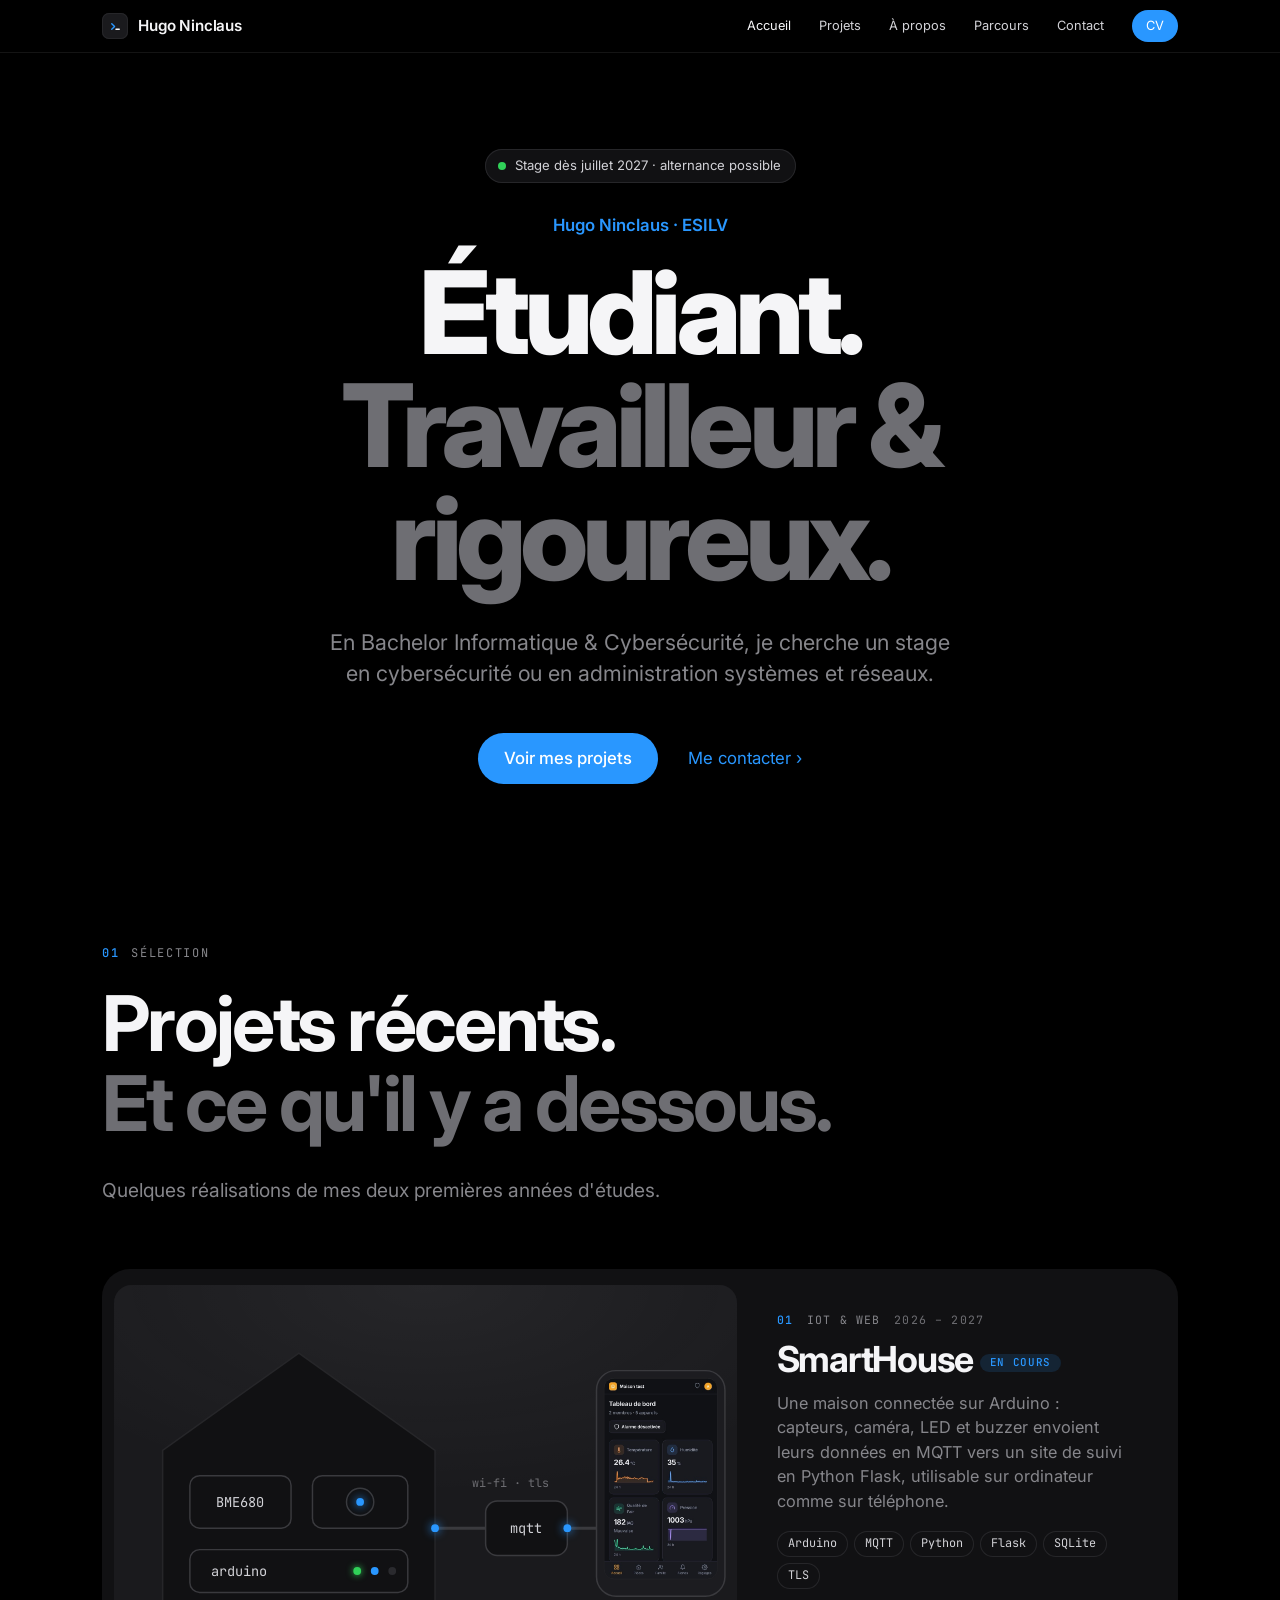
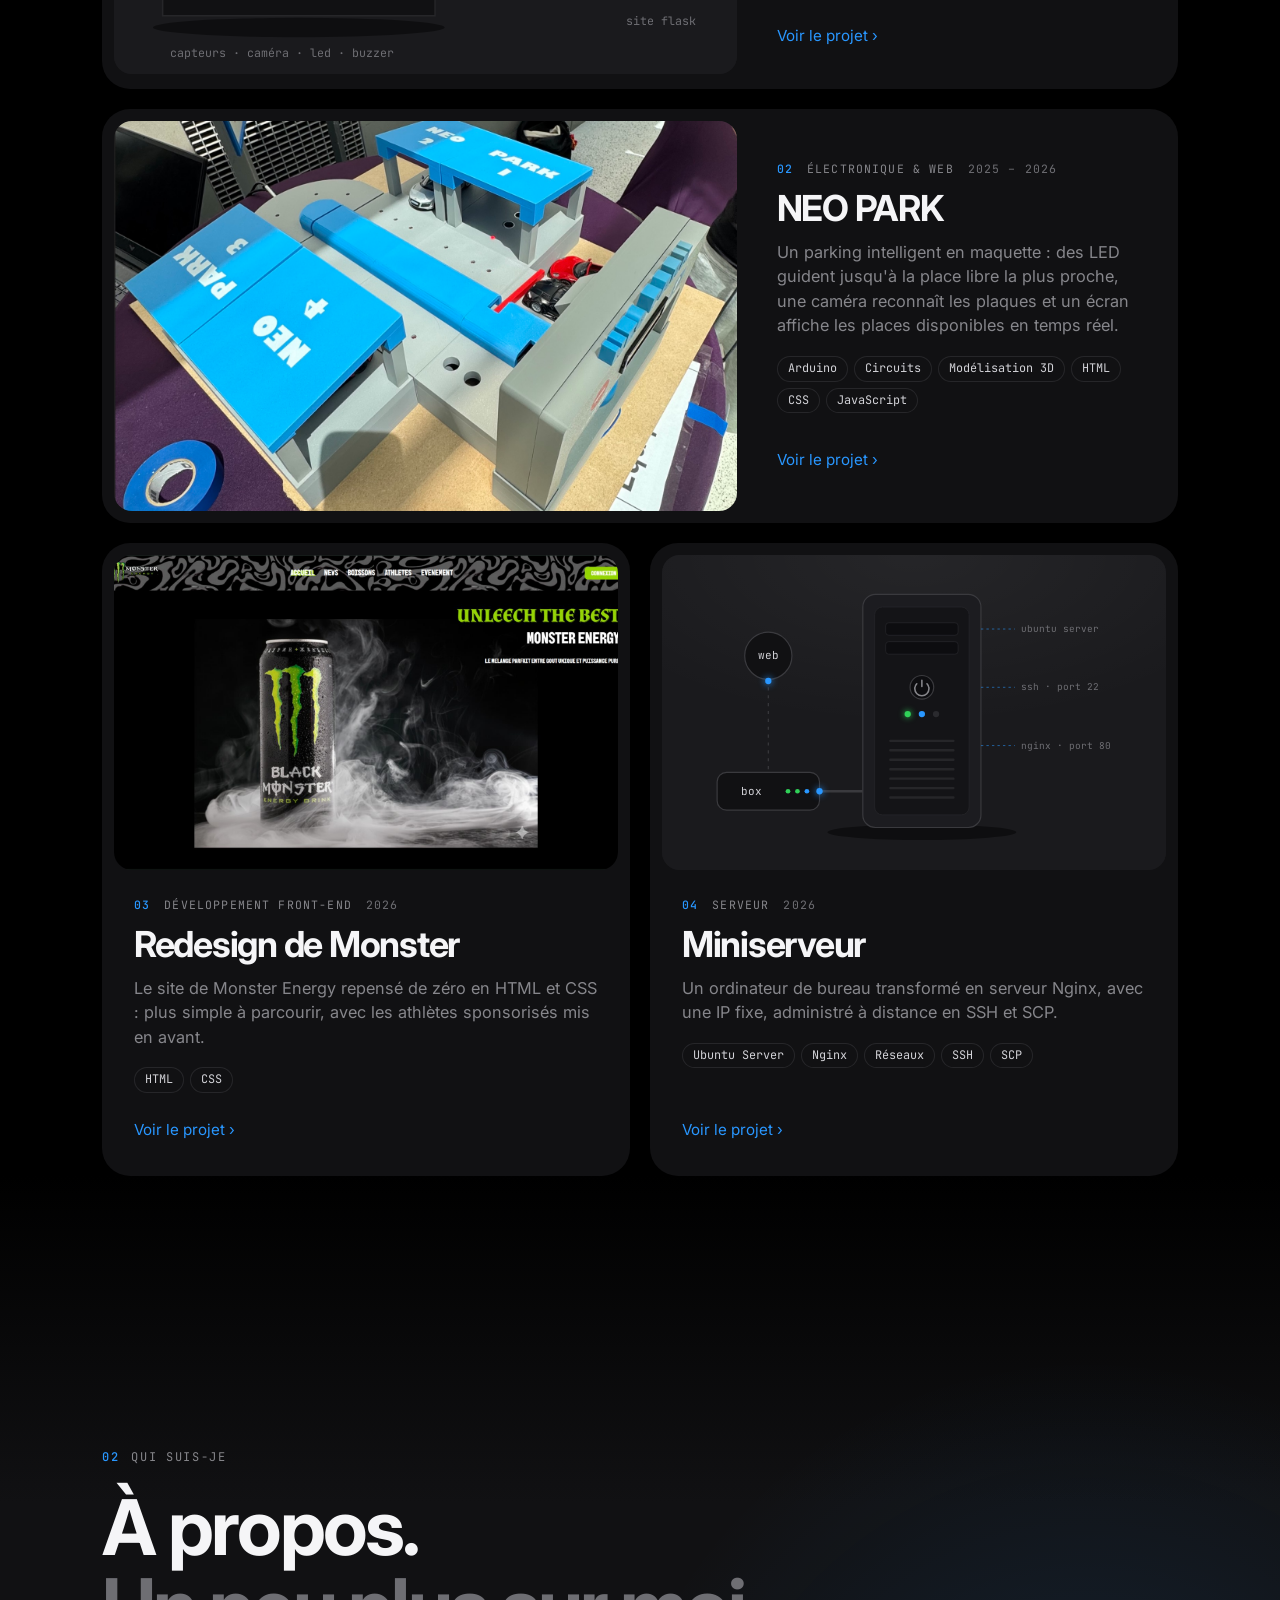
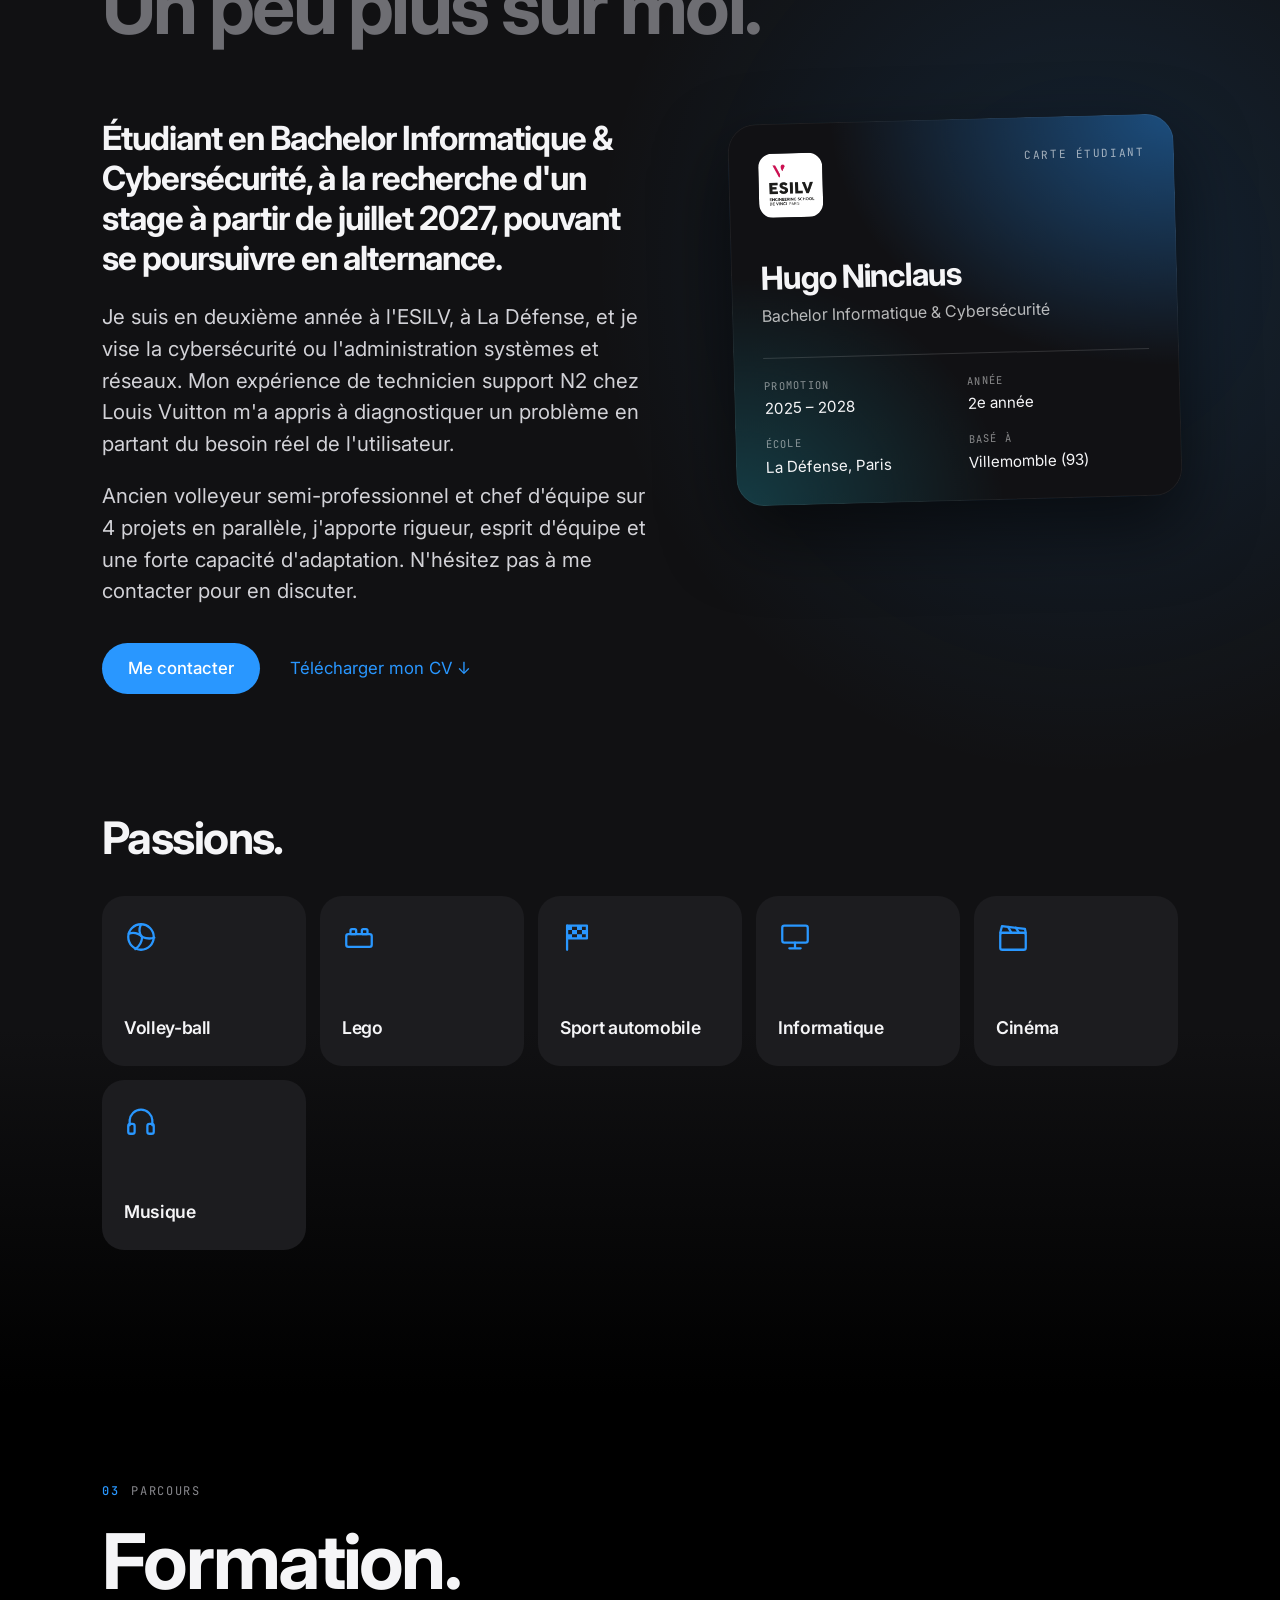
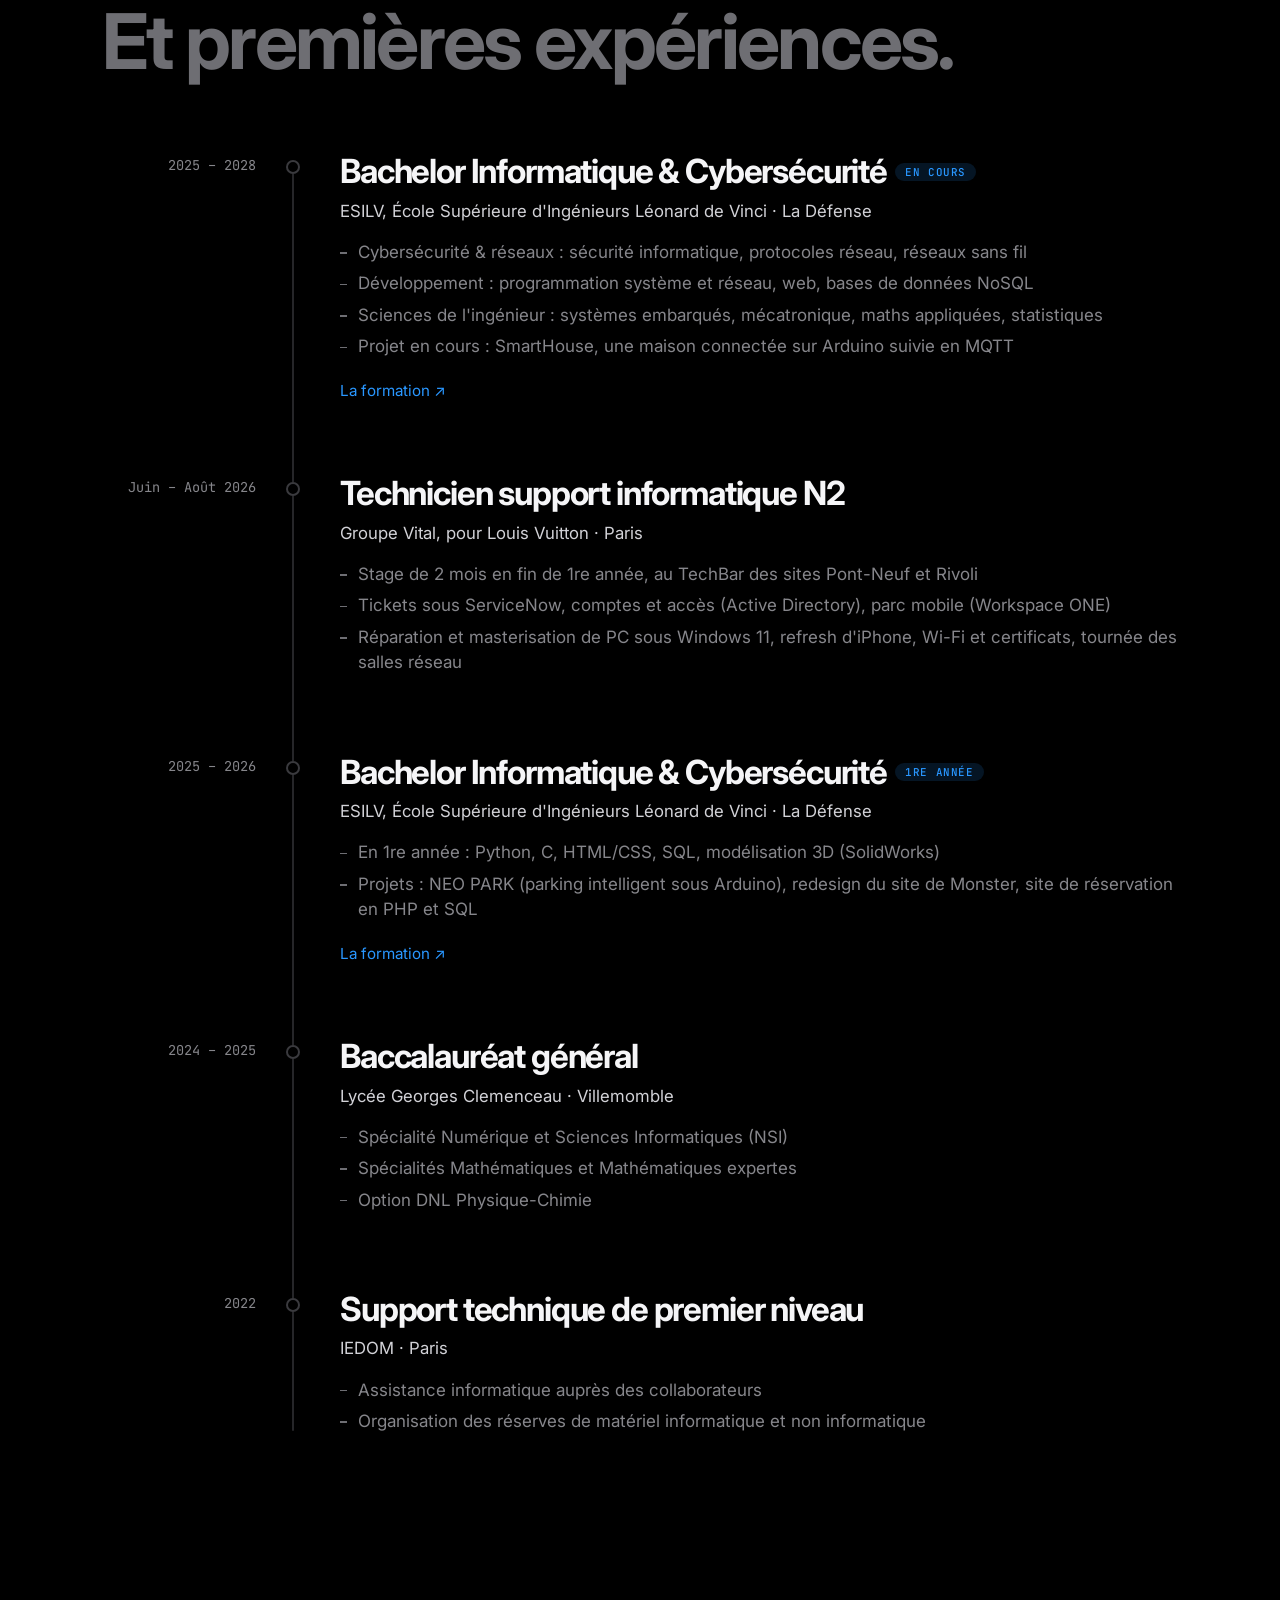
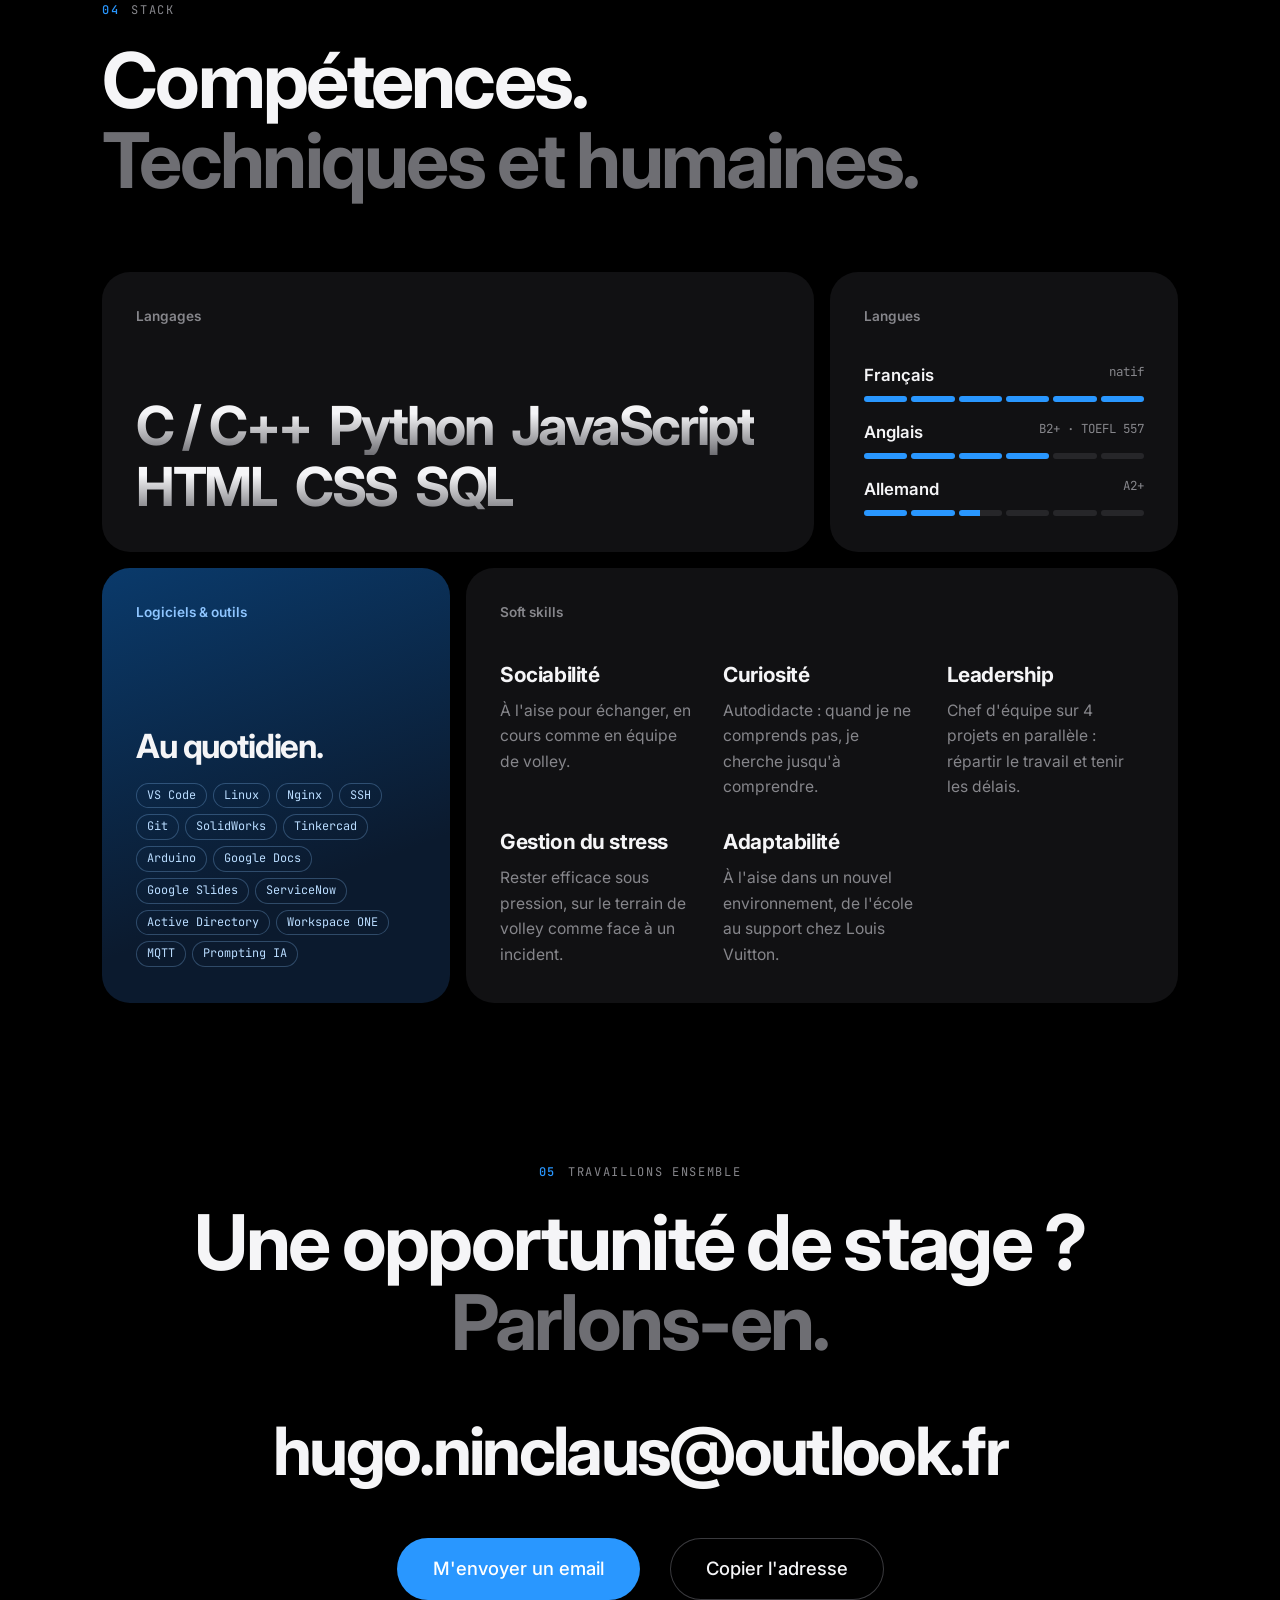
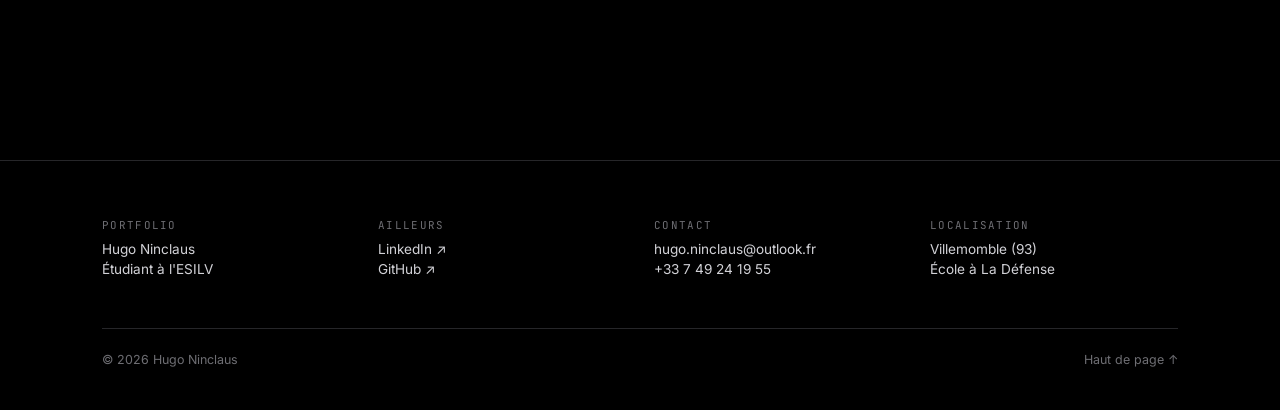
<file: site/index.html>
<!DOCTYPE html>
<html lang="fr">
<head>
<meta charset="utf-8">
<meta name="viewport" content="width=device-width, initial-scale=1">
<title>Hugo Ninclaus · Portfolio</title>
<meta name="description" content="Hugo Ninclaus, étudiant en Bachelor Informatique & Cybersécurité à l'ESILV. Projets, parcours, compétences et contact.">
<meta name="theme-color" content="#000000">
<meta property="og:type" content="website">
<meta property="og:title" content="Hugo Ninclaus · Portfolio">
<meta property="og:description" content="Étudiant en Bachelor Informatique & Cybersécurité à l'ESILV.">
<link rel="icon" href="assets/img/favicon.svg" type="image/svg+xml">

<link rel="preconnect" href="https://fonts.googleapis.com">
<link rel="preconnect" href="https://fonts.gstatic.com" crossorigin>
<link rel="stylesheet" href="https://fonts.googleapis.com/css2?family=Inter:opsz,wght@14..32,400..800&family=JetBrains+Mono:wght@400;500&display=swap">

<link rel="stylesheet" href="assets/css/variables.css">
<link rel="stylesheet" href="assets/css/base.css">
<link rel="stylesheet" href="assets/css/couvertures.css">
<link rel="stylesheet" href="assets/css/accueil.css">
<script src="assets/js/commun.js"></script>
</head>
<body>

<a class="evitement" href="#contenu">Aller au contenu</a>

<!-- ============ Barre du haut ============ -->
<header class="nav">
  <div class="nav-inner">
    <a class="logo" href="#accueil">
      <span class="logo-mark" aria-hidden="true">
        <svg viewBox="0 0 32 32" fill="none" stroke-width="3" stroke-linecap="round" stroke-linejoin="round">
          <path d="M8 10l6 6-6 6" stroke="var(--accent)"/><path d="M17 22h7" stroke="var(--text)"/>
        </svg>
      </span>
      Hugo Ninclaus
    </a>
    <nav class="nav-liens" id="menu" aria-label="Navigation principale">
      <a href="#accueil">Accueil</a>
      <a href="#projets">Projets</a>
      <a href="#apropos">À propos</a>
      <a href="#parcours">Parcours</a>
      <a href="#contact">Contact</a>
    </nav>
    <div class="nav-actions">
      <a class="nav-cta" href="assets/docs/CV_NINCLAUS_Hugo.pdf" target="_blank" rel="noopener">CV</a>
      <button class="burger" type="button" aria-label="Menu" aria-controls="menu" aria-expanded="false"><span></span><span></span></button>
    </div>
  </div>
</header>

<main id="contenu">

  <!-- ============ Accueil ============ -->
  <section class="hero" id="accueil">
    <div class="contenu">
      <p class="statut reveal"><span class="point"></span>Stage dès juillet 2027 · alternance possible</p>
      <p class="eyebrow reveal">Hugo Ninclaus · ESILV</p>
      <h1 class="reveal">Étudiant.<br><span class="dim">Travailleur &amp; rigoureux.</span></h1>
      <p class="sub reveal">En Bachelor Informatique &amp; Cybersécurité, je cherche un stage en cybersécurité ou en administration systèmes et réseaux.</p>
      <div class="cta reveal">
        <a class="pill" href="#projets">Voir mes projets</a>
        <a class="lien" href="#contact">Me contacter <span>›</span></a>
      </div>
    </div>
  </section>

  <!-- ============ Projets ============
       Les cartes sont générées depuis contenu/projets.js -->
  <section id="projets" class="section">
    <div class="contenu">
      <p class="label reveal"><b>01</b>Sélection</p>
      <h2 class="titre reveal">Projets récents.<br><span class="dim">Et ce qu'il y a dessous.</span></h2>
      <p class="intro-section reveal">Quelques réalisations de mes deux premières années d'études.</p>
      <div class="projets-grille" id="grille-projets"></div>
      <noscript><p class="dim">Activez JavaScript pour voir les projets.</p></noscript>
    </div>
  </section>

  <!-- ============ À propos (section graphite) ============ -->
  <section id="apropos" class="section alt">
    <div class="contenu">
      <p class="label reveal"><b>02</b>Qui suis-je</p>
      <h2 class="titre reveal">À propos.<br><span class="dim">Un peu plus sur moi.</span></h2>

      <div class="apropos">
        <div class="apropos-texte reveal">
          <p class="chapo">Étudiant en Bachelor Informatique &amp; Cybersécurité, à la recherche d'un stage à partir de juillet 2027, pouvant se poursuivre en alternance.</p>
          <p>Je suis en deuxième année à l'ESILV, à La Défense, et je vise la cybersécurité ou l'administration systèmes et réseaux. Mon expérience de technicien support N2 chez Louis Vuitton m'a appris à diagnostiquer un problème en partant du besoin réel de l'utilisateur.</p>
          <p>Ancien volleyeur semi-professionnel et chef d'équipe sur 4 projets en parallèle, j'apporte rigueur, esprit d'équipe et une forte capacité d'adaptation. N'hésitez pas à me contacter pour en discuter.</p>
          <div class="cta gauche">
            <a class="pill" href="#contact">Me contacter</a>
            <a class="lien" href="assets/docs/CV_NINCLAUS_Hugo.pdf" download>Télécharger mon CV <span>↓</span></a>
          </div>
        </div>

        <aside class="carte-id reveal" style="--i:1" aria-label="Carte d'étudiant">
          <div class="carte-id-tete">
            <img src="assets/img/esilv.png" alt="ESILV" width="64" height="64">
            <span>Carte étudiant</span>
          </div>
          <h3>Hugo Ninclaus</h3>
          <p class="programme">Bachelor Informatique &amp; Cybersécurité</p>
          <dl>
            <div><dt>Promotion</dt><dd>2025 – 2028</dd></div>
            <div><dt>Année</dt><dd>2e année</dd></div>
            <div><dt>École</dt><dd>La Défense, Paris</dd></div>
            <div><dt>Basé à</dt><dd>Villemomble (93)</dd></div>
          </dl>
        </aside>
      </div>

      <h3 class="sous-titre reveal">Passions.</h3>
      <ul class="interets">
        <li class="reveal">
          <svg viewBox="0 0 24 24" aria-hidden="true"><circle cx="12" cy="12" r="9"/><path d="M12 3c-1.6 3.4-1.4 6.6.8 9"/><path d="M3.4 9.6c3.6-1 6.8-.3 9.4 2.4"/><path d="M12.8 12c-.2 3.6-1.9 6.6-4.8 8.5"/><path d="M12.8 12c3.4 1.3 6.2 1.4 8.6.4"/></svg>
          Volley-ball
        </li>
        <li class="reveal" style="--i:1">
          <svg viewBox="0 0 24 24" aria-hidden="true"><rect x="3" y="10" width="18" height="9" rx="1.5"/><rect x="6" y="6.5" width="4" height="3.5" rx="1"/><rect x="14" y="6.5" width="4" height="3.5" rx="1"/></svg>
          Lego
        </li>
        <li class="reveal" style="--i:2">
          <svg viewBox="0 0 24 24" aria-hidden="true"><path d="M5 21V4"/><path d="M5 4h14v9H5"/><path d="M5 4h3.5v3H5zM12 4h3.5v3H12zM8.5 7H12v3H8.5zM15.5 7H19v3h-3.5zM5 10h3.5v3H5zM12 10h3.5v3H12z" fill="currentColor" stroke="none"/></svg>
          Sport automobile
        </li>
        <li class="reveal" style="--i:3">
          <svg viewBox="0 0 24 24" aria-hidden="true"><rect x="3" y="4" width="18" height="12" rx="1.5"/><path d="M8 20h8M12 16v4"/></svg>
          Informatique
        </li>
        <li class="reveal" style="--i:4">
          <svg viewBox="0 0 24 24" aria-hidden="true"><rect x="3" y="9" width="18" height="12" rx="1.5"/><path d="M3 9l1.2-4.6 16.2 1.8L21 9"/><path d="M8.5 4.9l2.3 3.9M14 5.5l2.3 3.5"/></svg>
          Cinéma
        </li>
        <li class="reveal" style="--i:5">
          <svg viewBox="0 0 24 24" aria-hidden="true"><path d="M4 15v-3a8 8 0 0 1 16 0v3"/><rect x="3" y="14" width="4.5" height="7" rx="1.5"/><rect x="16.5" y="14" width="4.5" height="7" rx="1.5"/></svg>
          Musique
        </li>
      </ul>
    </div>
  </section>

  <!-- ============ Parcours ============ -->
  <section id="parcours" class="section">
    <div class="contenu">
      <p class="label reveal"><b>03</b>Parcours</p>
      <h2 class="titre reveal">Formation.<br><span class="dim">Et premières expériences.</span></h2>

      <ol class="frise">
        <li class="reveal">
          <span class="date">2025 – 2028</span>
          <div class="etape">
            <h3>Bachelor Informatique &amp; Cybersécurité<span class="pastille">En cours</span></h3>
            <p class="lieu">ESILV, École Supérieure d'Ingénieurs Léonard de Vinci · La Défense</p>
            <ul class="details">
              <li>Cybersécurité &amp; réseaux : sécurité informatique, protocoles réseau, réseaux sans fil</li>
              <li>Développement : programmation système et réseau, web, bases de données NoSQL</li>
              <li>Sciences de l'ingénieur : systèmes embarqués, mécatronique, maths appliquées, statistiques</li>
              <li>Projet en cours : SmartHouse, une maison connectée sur Arduino suivie en MQTT</li>
            </ul>
            <a class="lien" href="https://esilv.fr/formations/bachelor-informatique-cybersecurite/" target="_blank" rel="noopener">La formation <span>↗</span></a>
          </div>
        </li>
        <li class="reveal">
          <span class="date">Juin – Août 2026</span>
          <div class="etape">
            <h3>Technicien support informatique N2</h3>
            <p class="lieu">Groupe Vital, pour Louis Vuitton · Paris</p>
            <ul class="details">
              <li>Stage de 2 mois en fin de 1re année, au TechBar des sites Pont-Neuf et Rivoli</li>
              <li>Tickets sous ServiceNow, comptes et accès (Active Directory), parc mobile (Workspace ONE)</li>
              <li>Réparation et masterisation de PC sous Windows 11, refresh d'iPhone, Wi-Fi et certificats, tournée des salles réseau</li>
            </ul>
          </div>
        </li>
        <li class="reveal">
          <span class="date">2025 – 2026</span>
          <div class="etape">
            <h3>Bachelor Informatique &amp; Cybersécurité<span class="pastille">1re année</span></h3>
            <p class="lieu">ESILV, École Supérieure d'Ingénieurs Léonard de Vinci · La Défense</p>
            <ul class="details">
              <li>En 1re année : Python, C, HTML/CSS, SQL, modélisation 3D (SolidWorks)</li>
              <li>Projets : NEO PARK (parking intelligent sous Arduino), redesign du site de Monster, site de réservation en PHP et SQL</li>
            </ul>
            <a class="lien" href="https://esilv.fr/formations/bachelor-informatique-cybersecurite/" target="_blank" rel="noopener">La formation <span>↗</span></a>
          </div>
        </li>
        <li class="reveal">
          <span class="date">2024 – 2025</span>
          <div class="etape">
            <h3>Baccalauréat général</h3>
            <p class="lieu">Lycée Georges Clemenceau · Villemomble</p>
            <ul class="details">
              <li>Spécialité Numérique et Sciences Informatiques (NSI)</li>
              <li>Spécialités Mathématiques et Mathématiques expertes</li>
              <li>Option DNL Physique-Chimie</li>
            </ul>
          </div>
        </li>
        <li class="reveal">
          <span class="date">2022</span>
          <div class="etape">
            <h3>Support technique de premier niveau</h3>
            <p class="lieu">IEDOM · Paris</p>
            <ul class="details">
              <li>Assistance informatique auprès des collaborateurs</li>
              <li>Organisation des réserves de matériel informatique et non informatique</li>
            </ul>
          </div>
        </li>
      </ol>
    </div>
  </section>

  <!-- ============ Compétences ============ -->
  <section id="competences" class="section">
    <div class="contenu">
      <p class="label reveal"><b>04</b>Stack</p>
      <h2 class="titre reveal">Compétences.<br><span class="dim">Techniques et humaines.</span></h2>

      <div class="bento">
        <article class="tuile large reveal">
          <p class="tuile-label">Langages</p>
          <ul class="mots">
            <li>C / C++</li><li>Python</li><li>JavaScript</li><li>HTML</li><li>CSS</li><li>SQL</li>
          </ul>
        </article>

        <article class="tuile reveal" style="--i:1">
          <p class="tuile-label">Langues</p>
          <dl class="niveaux">
            <div>
              <dt>Français <span>natif</span></dt>
              <dd><i class="plein"></i><i class="plein"></i><i class="plein"></i><i class="plein"></i><i class="plein"></i><i class="plein"></i></dd>
            </div>
            <div>
              <dt>Anglais <span>B2+ · TOEFL 557</span></dt>
              <dd><i class="plein"></i><i class="plein"></i><i class="plein"></i><i class="plein"></i><i></i><i></i></dd>
            </div>
            <div>
              <dt>Allemand <span>A2+</span></dt>
              <dd><i class="plein"></i><i class="plein"></i><i class="moitie"></i><i></i><i></i><i></i></dd>
            </div>
          </dl>
        </article>

        <article class="tuile accent reveal">
          <p class="tuile-label">Logiciels &amp; outils</p>
          <h3>Au quotidien.</h3>
          <ul class="tags">
            <li>VS Code</li><li>Linux</li><li>Nginx</li><li>SSH</li><li>Git</li>
            <li>SolidWorks</li><li>Tinkercad</li><li>Arduino</li><li>Google Docs</li><li>Google Slides</li><li>ServiceNow</li><li>Active Directory</li><li>Workspace ONE</li><li>MQTT</li><li>Prompting IA</li>
          </ul>
        </article>

        <article class="tuile large reveal" style="--i:1">
          <p class="tuile-label">Soft skills</p>
          <ul class="qualites">
            <li><strong>Sociabilité</strong><span>À l'aise pour échanger, en cours comme en équipe de volley.</span></li>
            <li><strong>Curiosité</strong><span>Autodidacte : quand je ne comprends pas, je cherche jusqu'à comprendre.</span></li>
            <li><strong>Leadership</strong><span>Chef d'équipe sur 4 projets en parallèle : répartir le travail et tenir les délais.</span></li>
            <li><strong>Gestion du stress</strong><span>Rester efficace sous pression, sur le terrain de volley comme face à un incident.</span></li>
            <li><strong>Adaptabilité</strong><span>À l'aise dans un nouvel environnement, de l'école au support chez Louis Vuitton.</span></li>
          </ul>
        </article>
      </div>
    </div>
  </section>

  <!-- ============ Contact ============ -->
  <section id="contact" class="section contact">
    <div class="contenu">
      <p class="label reveal"><b>05</b>Travaillons ensemble</p>
      <h2 class="titre reveal">Une opportunité de stage&nbsp;?<br><span class="dim">Parlons-en.</span></h2>

      <a class="mail-geant reveal" href="mailto:hugo.ninclaus@outlook.fr">hugo.ninclaus@outlook.fr</a>

      <div class="cta reveal">
        <a class="pill big" href="mailto:hugo.ninclaus@outlook.fr">M'envoyer un email</a>
        <button class="pill big secondaire" type="button" data-copier="hugo.ninclaus@outlook.fr">Copier l'adresse</button>
      </div>

    </div>
  </section>

</main>

<!-- ============ Pied de page ============ -->
<footer class="pied">
  <div class="pied-inner">
    <div class="generique">
      <p><span>Portfolio</span>Hugo Ninclaus<br>Étudiant à l'ESILV</p>
      <p><span>Ailleurs</span><a href="https://www.linkedin.com/in/hugo-ninclaus/" target="_blank" rel="noopener">LinkedIn ↗</a><br><a href="https://github.com/hugo-ninclaus" target="_blank" rel="noopener">GitHub ↗</a></p>
      <p><span>Contact</span><a href="mailto:hugo.ninclaus@outlook.fr">hugo.ninclaus@outlook.fr</a><br><a href="tel:+33749241955">+33 7 49 24 19 55</a></p>
      <p><span>Localisation</span>Villemomble (93)<br>École à La Défense</p>
    </div>
    <div class="pied-bas">
      <span>© <span data-annee>2026</span> Hugo Ninclaus</span>
      <div>
        <a href="#accueil">Haut de page ↑</a>
      </div>
    </div>
  </div>
</footer>

<script src="contenu/projets.js"></script>
<script src="assets/js/couvertures.js"></script>
<script src="assets/js/accueil.js"></script>
</body>
</html>
</file>
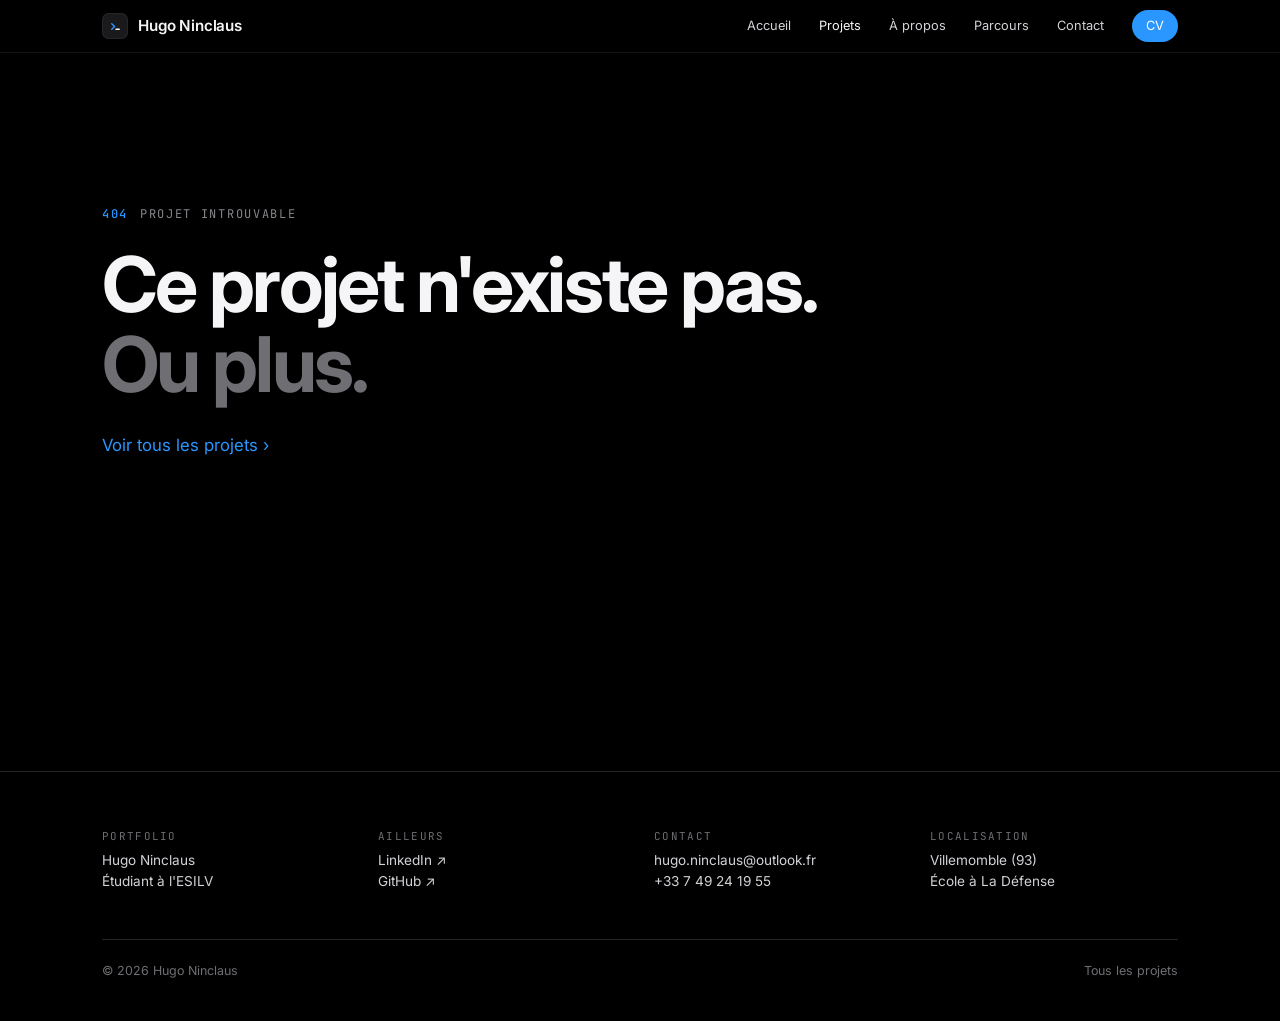
<file: site/projet.html>
<!DOCTYPE html>
<html lang="fr">
<head>
<meta charset="utf-8">
<meta name="viewport" content="width=device-width, initial-scale=1">
<title>Projet · Hugo Ninclaus</title>
<meta name="description" content="Un projet de Hugo Ninclaus.">
<meta name="theme-color" content="#000000">
<link rel="icon" href="assets/img/favicon.svg" type="image/svg+xml">

<link rel="preconnect" href="https://fonts.googleapis.com">
<link rel="preconnect" href="https://fonts.gstatic.com" crossorigin>
<link rel="stylesheet" href="https://fonts.googleapis.com/css2?family=Inter:opsz,wght@14..32,400..800&family=JetBrains+Mono:wght@400;500&display=swap">

<link rel="stylesheet" href="assets/css/variables.css">
<link rel="stylesheet" href="assets/css/base.css">
<link rel="stylesheet" href="assets/css/couvertures.css">
<link rel="stylesheet" href="assets/css/projet.css">
<script src="assets/js/commun.js"></script>
</head>
<body>

<a class="evitement" href="#projet">Aller au contenu</a>

<header class="nav">
  <div class="nav-inner">
    <a class="logo" href="index.html">
      <span class="logo-mark" aria-hidden="true">
        <svg viewBox="0 0 32 32" fill="none" stroke-width="3" stroke-linecap="round" stroke-linejoin="round">
          <path d="M8 10l6 6-6 6" stroke="var(--accent)"/><path d="M17 22h7" stroke="var(--text)"/>
        </svg>
      </span>
      Hugo Ninclaus
    </a>
    <nav class="nav-liens" id="menu" aria-label="Navigation principale">
      <a href="index.html">Accueil</a>
      <a class="actif" href="index.html#projets">Projets</a>
      <a href="index.html#apropos">À propos</a>
      <a href="index.html#parcours">Parcours</a>
      <a href="index.html#contact">Contact</a>
    </nav>
    <div class="nav-actions">
      <a class="nav-cta" href="assets/docs/CV_NINCLAUS_Hugo.pdf" target="_blank" rel="noopener">CV</a>
      <button class="burger" type="button" aria-label="Menu" aria-controls="menu" aria-expanded="false"><span></span><span></span></button>
    </div>
  </div>
</header>

<!-- Rempli par assets/js/projet.js à partir de contenu/projets.js -->
<main id="projet" class="projet"><noscript><p class="contenu dim">Activez JavaScript pour voir ce projet.</p></noscript></main>

<!-- Image en grand (galerie) -->
<dialog class="visionneuse" aria-label="Image en grand">
  <figure>
    <img alt="">
    <figcaption></figcaption>
  </figure>
  <button class="fermer-visionneuse" type="button" aria-label="Fermer">×</button>
  <button type="button" data-sens="-1" aria-label="Image précédente">‹</button>
  <button type="button" data-sens="1" aria-label="Image suivante">›</button>
</dialog>

<footer class="pied">
  <div class="pied-inner">
    <div class="generique">
      <p><span>Portfolio</span>Hugo Ninclaus<br>Étudiant à l'ESILV</p>
      <p><span>Ailleurs</span><a href="https://www.linkedin.com/in/hugo-ninclaus/" target="_blank" rel="noopener">LinkedIn ↗</a><br><a href="https://github.com/hugo-ninclaus" target="_blank" rel="noopener">GitHub ↗</a></p>
      <p><span>Contact</span><a href="mailto:hugo.ninclaus@outlook.fr">hugo.ninclaus@outlook.fr</a><br><a href="tel:+33749241955">+33 7 49 24 19 55</a></p>
      <p><span>Localisation</span>Villemomble (93)<br>École à La Défense</p>
    </div>
    <div class="pied-bas">
      <span>© <span data-annee>2026</span> Hugo Ninclaus</span>
      <div>
        <a href="index.html#projets">Tous les projets</a>
      </div>
    </div>
  </div>
</footer>

<script src="contenu/projets.js"></script>
<script src="assets/js/couvertures.js"></script>
<script src="assets/js/projet.js"></script>
</body>
</html>
</file>
<file: site/assets/css/variables.css>
/*
   Réglages du site.
   Toute la direction artistique passe par ici : changer une couleur
   ou une police dans ce fichier la change partout.

   Deux ambiances :
     :root         sombre, par défaut
     .alt          sections en gris graphite (ex. "À propos")
*/

:root {
    /* ---------- Couleurs ---------- */
    --bg: #000;
    --fond-page: #000;        /* le noir de la page (ne change pas dans les sections .alt) */
    --tile: #111113;          /* fond des cartes */
    --tile-2: #1a1a1d;        /* carte au survol, fond des <code> */
    --line: #262629;          /* bordures, séparateurs */
    --line-2: #3a3a3e;
    --text: #f5f5f7;
    --text-2: #d2d2d7;        /* texte secondaire clair */
    --grey: #86868b;          /* paragraphes */
    --dim: #6e6e73;           /* 2e ligne des titres */

    --accent: #2997ff;
    --accent-hover: #0077ed;
    --accent-doux: rgba(41, 151, 255, 0.14);
    --cyan: #22d3ee;          /* l'accent de l'ancien portfolio (ligne de scan, frise) */
    --ok: #30d158;
    --violet: #a78bfa;

    --nav-bg: rgba(0, 0, 0, 0.72);
    --nav-line: rgba(255, 255, 255, 0.08);

    /* ---------- Polices ---------- */
    --font: "Inter", -apple-system, "SF Pro Display", "Helvetica Neue", Arial, sans-serif;
    --mono: "JetBrains Mono", "SF Mono", Consolas, monospace;

    /* ---------- Mise en page ---------- */
    --largeur: 1120px;        /* largeur max du contenu */
    --marge: 22px;            /* marge sur les côtés */
    --nav-h: 52px;
    --espace-section: 160px;  /* espace au-dessus de chaque section */
    --rayon: 28px;            /* arrondi des grandes cartes */
    --rayon-petit: 18px;

    /* ---------- Animations ---------- */
    --ease: cubic-bezier(0.2, 0.7, 0.2, 1);
}

/* ---------- Sections graphite (pour casser le noir) ---------- */

.alt {
    --bg: #111113;
    --tile: #1c1c1f;
    --tile-2: #242428;
    --line: #2e2e33;
    --line-2: #414147;
    --halo: rgba(41, 151, 255, 0.14);
}
</file>
<file: site/assets/css/base.css>
/*
   Styles communs à toutes les pages :
   structure, titres, boutons, navigation, étiquettes, pied de page, animations.
*/

*,
*::before,
*::after {
    box-sizing: border-box;
}

html {
    scroll-behavior: smooth;
    scroll-padding-top: calc(var(--nav-h) + 16px);
    -webkit-text-size-adjust: 100%;
}

body {
    margin: 0;
    background: var(--bg);
    color: var(--text);
    font-family: var(--font);
    font-size: 17px;
    line-height: 1.5;
    font-optical-sizing: auto;
    -webkit-font-smoothing: antialiased;
    -moz-osx-font-smoothing: grayscale;
}

a {
    color: var(--accent);
    text-decoration: none;
}

img,
svg {
    display: block;
    max-width: 100%;
}

img {
    height: auto;
}

button {
    font: inherit;
    color: inherit;
    background: none;
    border: 0;
    padding: 0;
    cursor: pointer;
}

code {
    font-family: var(--mono);
    font-size: 0.88em;
    color: var(--text);
    background: var(--tile-2);
    padding: 2px 7px;
    border-radius: 6px;
}

::selection {
    background: var(--accent);
    color: #fff;
}

:focus-visible {
    outline: 2px solid var(--accent);
    outline-offset: 3px;
    border-radius: 6px;
}

.dim {
    color: var(--dim);
}

.evitement {
    position: absolute;
    left: 16px;
    top: -60px;
    z-index: 100;
    padding: 10px 16px;
    border-radius: 10px;
    background: var(--accent);
    color: #fff;
    transition: top 0.2s;
}

.evitement:focus {
    top: 12px;
}

/* ---------- Structure ---------- */

.contenu {
    max-width: var(--largeur);
    margin: 0 auto;
    padding: 0 var(--marge);
}

.section {
    padding-top: var(--espace-section);
    background: var(--bg);
    color: var(--text);
}

/* le noir se fond dans le gris en haut, et le gris redevient noir en bas */
.section.alt {
    padding-top: calc(var(--espace-section) * 1.7);
    padding-bottom: calc(var(--espace-section) * 0.9);
    background:
        radial-gradient(55% 40% at 85% 38%, var(--halo), transparent 70%),
        linear-gradient(180deg,
            var(--fond-page) 0%,
            var(--bg) 18%,
            var(--bg) 80%,
            var(--fond-page) 100%);
}

.section.alt + .section {
    padding-top: calc(var(--espace-section) * 0.55);
}

h1, h2, h3 {
    margin: 0;
    font-weight: 700;
    letter-spacing: -0.035em;
}

.titre {
    margin: 0 0 72px;
    font-size: clamp(2.6rem, 6vw, 5rem);
    line-height: 1.04;
}

/* petite ligne au-dessus des titres : "01  Projets" */
.label {
    display: flex;
    align-items: center;
    gap: 12px;
    margin: 0 0 22px;
    font-family: var(--mono);
    font-size: 0.75rem;
    letter-spacing: 0.14em;
    text-transform: uppercase;
    color: var(--grey);
}

.label b {
    font-weight: 500;
    color: var(--accent);
}

.pastille {
    display: inline-block;
    vertical-align: middle;
    padding: 3px 10px;
    border-radius: 980px;
    font-family: var(--mono);
    font-size: 0.68rem;
    font-weight: 500;
    letter-spacing: 0.06em;
    text-transform: uppercase;
    color: var(--accent);
    background: var(--accent-doux);
}

/* ---------- Boutons et liens ---------- */

.cta {
    display: flex;
    gap: 30px;
    align-items: center;
    justify-content: center;
    flex-wrap: wrap;
    margin-top: 44px;
}

.pill {
    display: inline-block;
    padding: 13px 26px;
    font-size: 1.05rem;
    font-weight: 500;
    color: #fff;
    background: var(--accent);
    border-radius: 980px;
    transition: background 0.2s, transform 0.2s var(--ease);
}

.pill:hover {
    background: var(--accent-hover);
    transform: scale(1.03);
}

.pill.secondaire {
    color: var(--text);
    background: transparent;
    box-shadow: inset 0 0 0 1px var(--line-2);
}

.pill.secondaire:hover {
    background: var(--tile-2);
}

.pill.secondaire.fait {
    color: var(--ok);
    box-shadow: inset 0 0 0 1px var(--ok);
}

.pill.big {
    padding: 17px 36px;
    font-size: 1.15rem;
}

.lien {
    font-size: 1.05rem;
    color: var(--accent);
}

.lien span {
    display: inline-block;
    transition: transform 0.2s var(--ease);
}

.lien:hover span {
    transform: translateX(4px);
}

/* ---------- Navigation ---------- */

.nav {
    position: sticky;
    top: 0;
    z-index: 50;
    background: var(--nav-bg);
    backdrop-filter: saturate(180%) blur(20px);
    -webkit-backdrop-filter: saturate(180%) blur(20px);
    border-bottom: 1px solid var(--nav-line);
}

.nav-inner {
    max-width: var(--largeur);
    height: var(--nav-h);
    margin: 0 auto;
    padding: 0 var(--marge);
    display: flex;
    align-items: center;
    gap: 28px;
}

.logo {
    display: flex;
    align-items: center;
    gap: 10px;
    margin-right: auto;
    font-size: 0.95rem;
    font-weight: 600;
    letter-spacing: -0.01em;
    color: var(--text);
}

.logo-mark {
    width: 26px;
    height: 26px;
    display: grid;
    place-items: center;
    border-radius: 7px;
    background: var(--tile-2);
    box-shadow: inset 0 0 0 1px var(--line);
}

.logo-mark svg {
    width: 15px;
    height: 15px;
}

.nav-liens {
    display: flex;
    gap: 28px;
}

.nav-liens a {
    font-size: 0.8rem;
    color: var(--text-2);
    transition: color 0.2s;
}

.nav-liens a:hover,
.nav-liens a.actif {
    color: var(--text);
}

.nav-actions {
    display: flex;
    align-items: center;
    gap: 10px;
}

.nav-cta {
    font-size: 0.8rem;
    color: #fff;
    background: var(--accent);
    padding: 6px 14px;
    border-radius: 980px;
    transition: background 0.2s;
}

.nav-cta:hover {
    background: var(--accent-hover);
}

.burger {
    display: none;
    position: relative;
    width: 36px;
    height: 36px;
    margin-right: -8px;
}

.burger span {
    position: absolute;
    left: 10px;
    right: 10px;
    height: 1.5px;
    background: var(--text);
    border-radius: 2px;
    transition: transform 0.3s var(--ease);
}

.burger span:first-child { top: 14px; }
.burger span:last-child  { top: 21px; }

html.menu-ouvert .burger span:first-child { transform: translateY(3.5px) rotate(45deg); }
html.menu-ouvert .burger span:last-child  { transform: translateY(-3.5px) rotate(-45deg); }

/* ---------- Étiquettes (stack, compétences) ---------- */

.tags {
    display: flex;
    flex-wrap: wrap;
    gap: 6px;
    margin: 0;
    padding: 0;
    list-style: none;
}

.tags li {
    font-family: var(--mono);
    font-size: 0.74rem;
    color: var(--text-2);
    padding: 4px 11px;
    border-radius: 980px;
    box-shadow: inset 0 0 0 1px var(--line);
}

/* ---------- Pied de page ---------- */

.pied {
    margin-top: var(--espace-section);
    border-top: 1px solid var(--line);
}

.pied-inner {
    max-width: var(--largeur);
    margin: 0 auto;
    padding: 56px var(--marge) 40px;
}

.generique {
    display: grid;
    grid-template-columns: repeat(4, 1fr);
    gap: 28px;
}

.generique p {
    margin: 0;
    font-size: 0.85rem;
    color: var(--text-2);
    overflow-wrap: anywhere;
}

.generique p > span:first-child {
    display: block;
    margin-bottom: 6px;
    font-family: var(--mono);
    font-size: 0.68rem;
    letter-spacing: 0.12em;
    text-transform: uppercase;
    color: var(--dim);
}

.generique a {
    color: var(--text-2);
    transition: color 0.2s;
}

.generique a:hover {
    color: var(--accent);
}

.pied-bas {
    display: flex;
    justify-content: space-between;
    flex-wrap: wrap;
    gap: 12px 24px;
    margin-top: 48px;
    padding-top: 22px;
    border-top: 1px solid var(--line);
    font-size: 0.78rem;
    color: var(--dim);
}

.pied-bas a,
.pied-bas button {
    color: var(--dim);
    transition: color 0.2s;
}

.pied-bas a:hover,
.pied-bas button:hover {
    color: var(--text);
}

.pied-bas div {
    display: flex;
    gap: 22px;
}

/* ---------- Apparition au défilement ----------
   On anime "translate" et pas "transform" : les effets de survol
   (qui utilisent transform) continuent de marcher sur ces blocs.
   La liste des transitions couvre aussi celles des blocs animés. */

.js .reveal {
    opacity: 0;
    translate: 0 40px;
    transition:
        opacity 0.9s var(--ease) calc(var(--i, 0) * 90ms),
        translate 0.9s var(--ease) calc(var(--i, 0) * 90ms),
        transform 0.5s var(--ease),
        background-color 0.3s,
        background-size 0.6s var(--ease),
        box-shadow 0.4s,
        color 0.3s;
}

.js .reveal.in {
    opacity: 1;
    translate: none;
}

@media (prefers-reduced-motion: reduce) {
    html { scroll-behavior: auto; }
    .js .reveal { opacity: 1; translate: none; transition: none; }
    *, *::before, *::after { animation: none !important; transition-duration: 0.01ms !important; }
}

/* ---------- Responsive ---------- */

@media (max-width: 860px) {
    .burger {
        display: block;
    }

    /* menu plein écran (la barre est le repère : il s'ouvre juste dessous) */
    .nav-liens {
        position: fixed;
        top: var(--nav-h);
        left: 0;
        right: 0;
        height: calc(100vh - var(--nav-h));
        height: calc(100dvh - var(--nav-h));
        flex-direction: column;
        gap: 0;
        padding: 18px 28px;
        background: var(--bg);
        visibility: hidden;
        opacity: 0;
        transform: translateY(-10px);
        transition: opacity 0.3s, transform 0.3s var(--ease), visibility 0.3s;
    }

    html.menu-ouvert .nav-liens {
        visibility: visible;
        opacity: 1;
        transform: none;
    }

    html.menu-ouvert {
        overflow: hidden;
    }

    .nav-liens a {
        padding: 16px 0;
        font-size: 1.8rem;
        font-weight: 600;
        letter-spacing: -0.03em;
        color: var(--text);
        border-bottom: 1px solid var(--line);
    }

    .generique {
        grid-template-columns: 1fr 1fr;
    }
}

@media (max-width: 600px) {
    :root {
        --espace-section: 110px;
        --rayon: 24px;
    }

    .titre {
        margin-bottom: 52px;
    }
}
</file>
<file: site/assets/css/couvertures.css>
/*
   Couvertures des projets : le cadre et les dessins SVG (classes "cv-", voir assets/js/couvertures.js).
*/

/* ---------- Cadre ---------- */

.couverture {
    position: relative;
    display: block;
    aspect-ratio: 16 / 10;
    overflow: hidden;
    border-radius: var(--rayon-petit);
    background: var(--tile-2);
}

.carrosserie {
    position: absolute;
    inset: 0;
    background:
        radial-gradient(120% 90% at 50% 0%, rgba(255, 255, 255, 0.05), transparent 60%),
        var(--tile-2);
}

.carrosserie svg,
.carrosserie img {
    width: 100%;
    height: 100%;
    object-fit: cover;
}

.cv-vide {
    height: 100%;
    display: grid;
    place-items: center;
    font-size: 1.6rem;
    font-weight: 700;
    color: var(--dim);
}

/* ---------- Dessins : éléments communs ---------- */

.cv text {
    font-family: var(--mono);
}

.cv-annot {
    font-size: 12px;
    fill: var(--dim);
}

.cv-txt-petit {
    font-size: 14px;
    fill: var(--text-2);
}

.cv-boite {
    fill: var(--tile);
    stroke: var(--line-2);
    stroke-width: 1.5;
}

.cv-vie {
    fill: none;
    stroke: var(--line-2);
    stroke-width: 1.5;
    stroke-dasharray: 4 6;
}

.cv-repere {
    fill: none;
    stroke: var(--accent);
    stroke-width: 1;
    stroke-dasharray: 3 4;
    opacity: 0.7;
}

.cv-paquet {
    fill: var(--accent);
    filter: drop-shadow(0 0 5px var(--accent));
}

.cv-ombre {
    fill: rgba(0, 0, 0, 0.45);
}

/* ---------- Dessin "parking" ---------- */

.cv-sol {
    fill: var(--tile);
    stroke: var(--line);
    stroke-width: 1.5;
}

.cv-marquage {
    fill: none;
    stroke: var(--line-2);
    stroke-width: 2;
}

.cv-axe {
    fill: none;
    stroke: var(--line);
    stroke-width: 2;
    stroke-dasharray: 14 12;
}

.cv-voiture rect:first-child {
    fill: #2c2c31;
    stroke: #3d3d43;
    stroke-width: 1.5;
}

.cv-voiture-1 rect:first-child { fill: #34343a; }
.cv-voiture-3 rect:first-child { fill: #26262b; }

.cv-vitre {
    fill: #17171a;
}

.cv-capteur {
    fill: #ff453a;
}

.cv-capteur-libre {
    fill: var(--ok);
}

.cv-libre {
    fill: var(--accent-doux);
    stroke: var(--accent);
    stroke-width: 1.5;
    stroke-dasharray: 6 5;
    animation: cv-pouls 2.4s ease-in-out infinite;
}

.cv-libre-txt {
    font-size: 13px;
    fill: var(--accent);
}

.cv-lcd {
    fill: #0c2a4a;
    stroke: #1d4d80;
    stroke-width: 1.5;
}

.cv-lcd-txt {
    font-size: 10px;
    letter-spacing: 1px;
    fill: #8ec5ff;
}

.cv-lcd-grand {
    font-size: 16px;
    font-weight: 500;
}

.cv-poteau {
    fill: var(--text-2);
}

.cv-barriere {
    stroke: #ff9f0a;
    stroke-width: 5;
    stroke-linecap: round;
    transform-box: view-box;
    transform-origin: 128px 310px;
    animation: cv-barriere 6s var(--ease) infinite;
}

.cv-led-chemin {
    fill: var(--accent);
    opacity: 0.15;
    animation: cv-chemin 3.6s ease-in-out infinite;
}

@keyframes cv-chemin {
    0%       { opacity: 0.15; }
    8%       { opacity: 1; filter: drop-shadow(0 0 6px var(--accent)); }
    70%      { opacity: 1; filter: drop-shadow(0 0 6px var(--accent)); }
    85%, 100% { opacity: 0.15; }
}

@keyframes cv-barriere {
    0%, 25%  { transform: rotate(0deg); }
    35%, 70% { transform: rotate(90deg); }
    80%, 100% { transform: rotate(0deg); }
}

@keyframes cv-pouls {
    0%, 100% { opacity: 0.55; }
    50%      { opacity: 1; }
}

/* ---------- Dessin "serveur" ---------- */

.cv-boitier {
    fill: #1c1c20;
    stroke: var(--line-2);
    stroke-width: 1.5;
}

.cv-facade {
    fill: #141417;
    stroke: var(--line);
    stroke-width: 1;
}

.cv-baie {
    fill: #0d0d10;
    stroke: var(--line);
}

.cv-bouton {
    fill: #0d0d10;
    stroke: var(--line-2);
    stroke-width: 1.5;
}

.cv-icone {
    fill: none;
    stroke: var(--grey);
    stroke-width: 2;
    stroke-linecap: round;
}

.cv-grille {
    fill: none;
    stroke: var(--line);
    stroke-width: 3;
    stroke-linecap: round;
}

.cv-cable {
    fill: none;
    stroke: var(--line-2);
    stroke-width: 3;
}

.cv-led-alim {
    fill: var(--ok);
    filter: drop-shadow(0 0 4px var(--ok));
    animation: cv-pouls 3s ease-in-out infinite;
}

.cv-led-act {
    fill: var(--accent);
    animation: cv-activite 1.7s steps(1) infinite;
}

.cv-led-eteinte {
    fill: #2a2a2e;
}

.cv-led-box {
    fill: var(--ok);
    animation: cv-activite 2.3s steps(1) infinite;
}

.cv-led-box-2 { animation-delay: 0.4s; }
.cv-led-box-3 { animation-delay: 1.1s; fill: var(--accent); }

@keyframes cv-activite {
    0%, 30%, 45%, 100% { opacity: 1; }
    15%, 38%, 60%      { opacity: 0.2; }
}

.cv-va {
    animation: cv-va 2.4s var(--ease) infinite;
}

.cv-descend {
    animation: cv-descend 2.4s var(--ease) infinite;
}

@keyframes cv-descend {
    0%       { transform: translateY(0); opacity: 0; }
    10%      { opacity: 1; }
    45%      { transform: translateY(112px); opacity: 1; }
    50%, 100% { transform: translateY(112px); opacity: 0; }
}

@keyframes cv-va {
    0%, 50%  { transform: translateX(0); opacity: 0; }
    55%      { opacity: 1; }
    85%      { transform: translateX(52px); opacity: 1; }
    90%, 100% { transform: translateX(52px); opacity: 0; }
}
</file>
<file: site/assets/css/accueil.css>
/*
   Page d'accueil (index.html), section par section.
*/

/* ---------- Hero ---------- */

.hero {
    padding: 96px 0 0;
    text-align: center;
    overflow-x: clip;
}

.statut {
    display: inline-flex;
    align-items: center;
    gap: 9px;
    margin: 0 0 30px;
    padding: 7px 15px 7px 13px;
    border-radius: 980px;
    font-size: 0.82rem;
    color: var(--text-2);
    background: var(--tile);
    box-shadow: inset 0 0 0 1px var(--line);
}

.point {
    width: 8px;
    height: 8px;
    border-radius: 50%;
    background: var(--ok);
    animation: pouls 2.4s ease-out infinite;
}

@keyframes pouls {
    0%   { box-shadow: 0 0 0 0 rgba(48, 209, 88, 0.55); }
    70%  { box-shadow: 0 0 0 9px rgba(48, 209, 88, 0); }
    100% { box-shadow: 0 0 0 0 rgba(48, 209, 88, 0); }
}

.eyebrow {
    margin: 0 0 18px;
    font-size: 1.05rem;
    font-weight: 600;
    color: var(--accent);
}

.hero h1 {
    font-size: clamp(3.2rem, 9vw, 7.4rem);
    font-weight: 800;
    line-height: 0.98;
    letter-spacing: -0.05em;
}

.hero .sub {
    max-width: 640px;
    margin: 32px auto 0;
    font-size: clamp(1.1rem, 2vw, 1.35rem);
    line-height: 1.45;
    color: var(--grey);
}

/* ---------- Projets ---------- */

.intro-section {
    max-width: 620px;
    margin: -40px 0 64px;
    font-size: 1.2rem;
    line-height: 1.5;
    color: var(--grey);
}

.projets-grille {
    display: grid;
    grid-template-columns: 1fr 1fr;
    grid-auto-flow: dense;
    gap: 20px;
}

.carte {
    position: relative;
    display: flex;
    flex-direction: column;
    padding: 12px;
    border-radius: var(--rayon);
    background: var(--tile);
    transition: background 0.3s;
}

.carte:hover {
    background: var(--tile-2);
}

.carte-texte {
    display: flex;
    flex-direction: column;
    flex: 1;
    gap: 12px;
    padding: 26px 20px 22px;
}

.carte-meta {
    display: flex;
    flex-wrap: wrap;
    gap: 4px 14px;
    margin: 0;
    font-family: var(--mono);
    font-size: 0.72rem;
    letter-spacing: 0.1em;
    text-transform: uppercase;
    color: var(--grey);
}

.carte-meta b {
    font-weight: 500;
    color: var(--accent);
}

.carte-meta span {
    color: var(--dim);
}

.carte h3 {
    font-size: clamp(1.7rem, 2.8vw, 2.4rem);
    line-height: 1.08;
    letter-spacing: -0.035em;
}

.carte h3 a {
    color: var(--text);
}

/* toute la carte est cliquable */
.carte h3 a::after {
    content: "";
    position: absolute;
    inset: 0;
    z-index: 1;
    border-radius: var(--rayon);
}

.carte .resume {
    margin: 0;
    max-width: 540px;
    font-size: 1.02rem;
    color: var(--grey);
}

.carte .tags {
    margin-top: 6px;
}

.voir {
    margin-top: auto;
    padding-top: 14px;
    font-size: 0.95rem;
    color: var(--accent);
}

.voir span {
    display: inline-block;
    transition: transform 0.2s var(--ease);
}

.carte:hover .voir span {
    transform: translateX(4px);
}

/* grande carte : image à gauche, texte à droite */
.carte.large {
    grid-column: span 2;
    display: grid;
    grid-template-columns: 1.45fr 1fr;
    align-items: stretch;
}

/* sans ça, l'image prend la hauteur du texte et s'élargit au-delà de sa colonne */
.carte.large .couverture {
    width: 100%;
    align-self: center;
}

.carte.large .carte-texte {
    justify-content: center;
    padding: 30px 30px 30px 40px;
}

.carte.large .voir {
    margin-top: 10px;
}

/* ---------- À propos (section graphite) ---------- */

.apropos {
    display: grid;
    grid-template-columns: 1.25fr 1fr;
    gap: 72px;
    align-items: start;
}

.chapo {
    margin: 0 0 22px;
    font-size: clamp(1.5rem, 2.6vw, 2.1rem);
    font-weight: 700;
    line-height: 1.2;
    letter-spacing: -0.03em;
    color: var(--text);
}

.apropos-texte p:not(.chapo) {
    margin: 0 0 1em;
    font-size: clamp(1.1rem, 1.6vw, 1.3rem);
    line-height: 1.55;
    color: var(--text-2);
}

.cta.gauche {
    justify-content: flex-start;
    margin-top: 36px;
}

/* carte étudiante, façon Wallet */
.carte-id {
    position: relative;
    overflow: hidden;
    padding: 30px 30px 26px;
    border-radius: var(--rayon);
    color: #f5f5f7;
    background:
        radial-gradient(140% 120% at 100% 0%, rgba(41, 151, 255, 0.45), transparent 55%),
        radial-gradient(120% 120% at 0% 100%, rgba(34, 211, 238, 0.22), transparent 50%),
        #111114;
    box-shadow: 0 30px 70px rgba(0, 0, 0, 0.55), inset 0 0 0 1px rgba(255, 255, 255, 0.06);
    transform: rotate(-1.5deg);
    transition: transform 0.6s var(--ease);
}

.carte-id:hover {
    transform: rotate(0deg) translateY(-4px);
}

.carte-id-tete {
    display: flex;
    justify-content: space-between;
    align-items: flex-start;
    margin-bottom: 44px;
}

.carte-id-tete img {
    width: 64px;
    height: 64px;
    padding: 4px;
    border-radius: 14px;
    background: #fff;
}

.carte-id-tete span {
    font-family: var(--mono);
    font-size: 0.7rem;
    letter-spacing: 0.14em;
    text-transform: uppercase;
    color: rgba(255, 255, 255, 0.6);
}

.carte-id h3 {
    font-size: 2rem;
    line-height: 1.05;
    letter-spacing: -0.04em;
}

.carte-id .programme {
    margin: 8px 0 30px;
    font-size: 1rem;
    color: rgba(255, 255, 255, 0.7);
}

.carte-id dl {
    display: grid;
    grid-template-columns: 1fr 1fr;
    gap: 16px 20px;
    margin: 0;
    padding-top: 20px;
    border-top: 1px solid rgba(255, 255, 255, 0.14);
}

.carte-id dt {
    margin-bottom: 4px;
    font-family: var(--mono);
    font-size: 0.66rem;
    letter-spacing: 0.12em;
    text-transform: uppercase;
    color: rgba(255, 255, 255, 0.5);
}

.carte-id dd {
    margin: 0;
    font-size: 0.95rem;
}

/* centres d'intérêt */
.sous-titre {
    margin: 120px 0 32px;
    font-size: clamp(1.9rem, 3.6vw, 2.8rem);
    line-height: 1.1;
}

.interets {
    display: grid;
    grid-template-columns: repeat(5, 1fr);
    gap: 14px;
    margin: 0;
    padding: 0;
    list-style: none;
}

.interets li {
    display: flex;
    flex-direction: column;
    justify-content: space-between;
    min-height: 170px;
    padding: 24px 22px;
    border-radius: 22px;
    background: var(--tile);
    font-size: 1.1rem;
    font-weight: 600;
    letter-spacing: -0.02em;
    transition: transform 0.4s var(--ease), box-shadow 0.4s;
}

.interets li:hover {
    transform: translateY(-4px);
    box-shadow: 0 18px 40px rgba(0, 0, 0, 0.45);
}

.interets svg {
    width: 34px;
    height: 34px;
    color: var(--accent);
    fill: none;
    stroke: currentColor;
    stroke-width: 1.6;
    stroke-linecap: round;
    stroke-linejoin: round;
}

/* ---------- Parcours ---------- */

.frise {
    --colonne: 190px;
    position: relative;
    margin: 0;
    padding: 0;
    list-style: none;
}

/* le rail et son remplissage (suit le défilement) */
.frise::before,
.frise::after {
    content: "";
    position: absolute;
    left: var(--colonne);
    top: 10px;
    width: 2px;
    border-radius: 2px;
}

.frise::before {
    bottom: 10px;
    background: var(--line);
}

.frise::after {
    height: calc((100% - 20px) * var(--p, 0));
    background: linear-gradient(var(--cyan), var(--accent));
}

.frise > li {
    position: relative;
    display: grid;
    grid-template-columns: var(--colonne) 1fr;
    padding-bottom: 72px;
}

.frise > li:last-child {
    padding-bottom: 0;
}

/* le point de chaque étape */
.frise > li::before {
    content: "";
    position: absolute;
    left: calc(var(--colonne) - 6px);
    top: 7px;
    z-index: 1;
    width: 14px;
    height: 14px;
    border-radius: 50%;
    background: var(--bg);
    box-shadow: inset 0 0 0 2px var(--line-2);
    transition: background 0.4s, box-shadow 0.4s, transform 0.4s var(--ease);
}

.frise > li.atteint::before {
    background: var(--accent);
    box-shadow: inset 0 0 0 2px var(--accent), 0 0 0 6px var(--accent-doux);
    transform: scale(1.1);
}

.frise .date {
    padding: 2px 36px 0 0;
    font-family: var(--mono);
    font-size: 0.85rem;
    text-align: right;
    color: var(--grey);
}

.etape {
    padding-left: 48px;
}

.etape h3 {
    font-size: clamp(1.5rem, 2.6vw, 2.1rem);
    line-height: 1.12;
    letter-spacing: -0.035em;
}

.etape h3 .pastille {
    margin-left: 8px;
    position: relative;
    top: -3px;
}

.etape .lieu {
    margin: 8px 0 0;
    font-size: 1.05rem;
    color: var(--text-2);
}

.etape .details {
    margin: 16px 0 0;
    padding: 0;
    list-style: none;
    color: var(--grey);
}

.etape .details li {
    display: block;
    padding: 0 0 6px 18px;
    position: relative;
}

.etape .details li::before {
    content: "";
    position: absolute;
    left: 0;
    top: 0.72em;
    width: 7px;
    height: 1.5px;
    background: var(--dim);
}

.etape .lien {
    display: inline-block;
    margin-top: 14px;
    font-size: 0.95rem;
}

/* ---------- Compétences ---------- */

.bento {
    display: grid;
    grid-template-columns: repeat(3, 1fr);
    gap: 16px;
}

.tuile {
    display: flex;
    flex-direction: column;
    min-height: 280px;
    padding: 34px 34px 36px;
    border-radius: var(--rayon);
    background: var(--tile);
    transition: background 0.3s;
}

.tuile:hover {
    background: var(--tile-2);
}

.tuile.large {
    grid-column: span 2;
}

.tuile.accent {
    background: linear-gradient(160deg, #0a3a6b, #0b1a2e 70%);
}

.tuile-label {
    margin: 0 0 auto;
    font-size: 0.85rem;
    font-weight: 600;
    color: var(--grey);
}

.tuile.accent .tuile-label {
    color: #8ec5ff;
}

.tuile h3 {
    margin: 36px 0 18px;
    font-size: clamp(1.6rem, 2.6vw, 2.1rem);
    line-height: 1.1;
}

/* langages en gros */
.mots {
    display: flex;
    flex-wrap: wrap;
    gap: 2px 18px;
    margin: 36px 0 0;
    padding: 0;
    list-style: none;
    font-size: clamp(2rem, 4.2vw, 3.4rem);
    font-weight: 700;
    letter-spacing: -0.045em;
    line-height: 1.1;
}

.mots li {
    background: linear-gradient(180deg, var(--text) 30%, var(--dim));
    -webkit-background-clip: text;
    background-clip: text;
    color: transparent;
}

/* niveaux de langue sur l'échelle européenne A1 → C2 */
.niveaux {
    display: grid;
    gap: 18px;
    margin: 36px 0 0;
}

.niveaux dt {
    display: flex;
    justify-content: space-between;
    margin-bottom: 8px;
    font-size: 1.05rem;
    font-weight: 600;
}

.niveaux dt span {
    font-family: var(--mono);
    font-size: 0.78rem;
    font-weight: 400;
    color: var(--grey);
}

.niveaux dd {
    display: grid;
    grid-template-columns: repeat(6, 1fr);
    gap: 4px;
    margin: 0;
}

.niveaux dd i {
    height: 6px;
    border-radius: 3px;
    background: var(--line);
}

.niveaux dd i.plein {
    background: var(--accent);
}

.niveaux dd i.moitie {
    background: linear-gradient(90deg, var(--accent) 50%, var(--line) 50%);
}

.tuile.accent .tags li {
    color: #b9dcff;
    box-shadow: inset 0 0 0 1px rgba(142, 197, 255, 0.28);
}

.qualites {
    display: grid;
    grid-template-columns: repeat(3, 1fr);
    gap: 26px;
    margin: 36px 0 0;
    padding: 0;
    list-style: none;
}

.qualites strong {
    display: block;
    margin-bottom: 8px;
    font-size: 1.3rem;
    letter-spacing: -0.02em;
}

.qualites span {
    font-size: 0.98rem;
    line-height: 1.45;
    color: var(--grey);
}

/* ---------- Contact ---------- */

.contact {
    text-align: center;
}

.contact .label {
    justify-content: center;
}

.contact .titre {
    margin-bottom: 52px;
}

.mail-geant {
    display: inline-block;
    padding-bottom: 6px;
    font-size: clamp(1.5rem, 5.2vw, 4.2rem);
    font-weight: 700;
    letter-spacing: -0.04em;
    line-height: 1.1;
    color: var(--text);
    overflow-wrap: anywhere;
    background: linear-gradient(var(--accent), var(--accent)) no-repeat 0 100% / 0 3px;
    transition: background-size 0.6s var(--ease), color 0.3s;
}

.mail-geant:hover {
    color: var(--accent);
    background-size: 100% 3px;
}

/* ---------- Responsive ---------- */

@media (max-width: 960px) {
    .apropos {
        grid-template-columns: 1fr;
        gap: 56px;
    }
    .carte-id {
        max-width: 460px;
    }
    .interets {
        grid-template-columns: repeat(3, 1fr);
    }
}

@media (max-width: 860px) {
    .projets-grille {
        grid-template-columns: 1fr;
    }
    .carte.large {
        grid-column: auto;
        display: flex;
    }
    .carte.large .carte-texte {
        padding: 26px 20px 22px;
    }
    .bento {
        grid-template-columns: 1fr 1fr;
    }
    .qualites {
        grid-template-columns: 1fr;
        gap: 18px;
    }
    .frise {
        --colonne: 120px;
    }
}

@media (max-width: 600px) {
    .hero {
        padding-top: 64px;
    }
    .bento {
        grid-template-columns: 1fr;
    }
    .tuile.large {
        grid-column: auto;
    }
    .tuile {
        min-height: 0;
        padding: 28px 24px 30px;
    }
    .interets {
        grid-template-columns: 1fr 1fr;
    }
    .interets li {
        min-height: 130px;
    }
    .interets li:last-child:nth-child(odd) {
        grid-column: span 2;
    }

    /* la frise passe sur une colonne, le rail à gauche */
    .frise {
        --colonne: 6px;
    }
    .frise > li {
        grid-template-columns: 1fr;
        padding-left: 34px;
        padding-bottom: 56px;
    }
    .frise .date {
        padding: 0 0 8px;
        text-align: left;
    }
    .etape {
        padding-left: 0;
    }
}
</file>
<file: site/assets/css/projet.css>
/*
   Page d'un projet (projet.html).
   Le contenu vient de contenu/projets.js.
*/

.retour {
    display: inline-block;
    margin-top: 48px;
    font-size: 0.95rem;
}

.retour span {
    display: inline-block;
    transition: transform 0.2s var(--ease);
}

.retour:hover span {
    transform: translateX(-4px);
}

/* ---------- En-tête ---------- */

.projet-tete {
    padding: 72px 0 0;
}

.projet-tete .pastille {
    margin-left: 4px;
}

.projet-tete h1 {
    font-size: clamp(3rem, 8vw, 6.4rem);
    font-weight: 800;
    line-height: 0.98;
    letter-spacing: -0.05em;
}

.intro {
    max-width: 680px;
    margin: 32px 0 0;
    font-size: clamp(1.15rem, 2vw, 1.4rem);
    line-height: 1.45;
    color: var(--grey);
}

/* ---------- Couverture ---------- */

.projet-couverture {
    margin-top: 72px;
}

.projet-couverture .couverture {
    border-radius: var(--rayon);
    box-shadow: inset 0 0 0 1px var(--line);
}

/* ---------- Site en direct (fenêtre de navigateur) ---------- */

.navigateur {
    margin: 0;
}

.navigateur-barre {
    display: grid;
    grid-template-columns: 1fr auto 1fr;
    align-items: center;
    gap: 16px;
    padding: 14px 18px;
    background: var(--tile-2);
    border-radius: var(--rayon) var(--rayon) 0 0;
    box-shadow: inset 0 0 0 1px var(--line);
}

.feux {
    display: flex;
    gap: 8px;
}

.feux i {
    width: 12px;
    height: 12px;
    border-radius: 50%;
    background: #ff5f57;
}

.feux i:nth-child(2) { background: #febc2e; }
.feux i:nth-child(3) { background: #28c840; }

.adresse {
    min-width: 0;
    max-width: 420px;
    padding: 6px 22px;
    overflow: hidden;
    font-family: var(--mono);
    font-size: 0.76rem;
    color: var(--grey);
    text-align: center;
    text-overflow: ellipsis;
    white-space: nowrap;
    background: var(--bg);
    border-radius: 8px;
}

.navigateur .ouvrir {
    justify-self: end;
    font-size: 0.85rem;
    color: var(--accent);
}

.navigateur .ouvrir span {
    display: inline-block;
    transition: transform 0.2s var(--ease);
}

.navigateur .ouvrir:hover span {
    transform: translate(2px, -2px);
}

.navigateur-ecran {
    position: relative;
    aspect-ratio: 16 / 10;
    overflow: hidden;
    background: var(--tile);
    border-radius: 0 0 var(--rayon) var(--rayon);
    box-shadow: inset 0 0 0 1px var(--line), 0 40px 90px rgba(0, 0, 0, 0.5);
}

.navigateur-ecran iframe {
    display: block;
    height: 900px;
    border: 0;
    transform-origin: 0 0;
    background: #000;
}

.navigateur figcaption {
    display: flex;
    align-items: center;
    justify-content: center;
    gap: 10px;
    margin-top: 18px;
    font-family: var(--mono);
    font-size: 0.74rem;
    color: var(--grey);
}

.direct {
    width: 7px;
    height: 7px;
    border-radius: 50%;
    background: var(--ok);
    box-shadow: 0 0 8px var(--ok);
    animation: direct 2.4s ease-in-out infinite;
}

@keyframes direct {
    50% { opacity: 0.35; }
}

/* ---------- Fiche (type, année, stack, liens) ---------- */

.fiche {
    display: grid;
    grid-template-columns: 1fr 0.7fr 2fr 1fr;
    gap: 28px;
    margin: 56px 0 0;
    padding: 28px 0;
    border-top: 1px solid var(--line);
    border-bottom: 1px solid var(--line);
}

.fiche dt {
    margin-bottom: 10px;
    font-family: var(--mono);
    font-size: 0.7rem;
    letter-spacing: 0.12em;
    text-transform: uppercase;
    color: var(--dim);
}

.fiche dd {
    margin: 0;
    font-size: 1rem;
    color: var(--text-2);
}

.fiche .lien {
    display: block;
    font-size: 1rem;
}

/* ---------- Récit ---------- */

.recit {
    margin-top: 80px;
}

.recit section {
    display: grid;
    grid-template-columns: 280px 1fr;
    gap: 24px;
    padding: 44px 0;
    border-top: 1px solid var(--line);
}

.recit h2 {
    position: sticky;
    top: calc(var(--nav-h) + 28px);
    align-self: start;
    font-size: 1.5rem;
    line-height: 1.25;
    letter-spacing: -0.025em;
}

.recit p {
    max-width: 660px;
    margin: 0 0 1em;
    font-size: 1.15rem;
    line-height: 1.62;
    color: var(--text-2);
}

.recit p:last-child {
    margin-bottom: 0;
}

/* ---------- Galerie ---------- */

.galerie {
    margin-top: 110px;
}

.galerie-piste {
    display: grid;
    grid-auto-flow: column;
    grid-auto-columns: 100%;
    gap: 0;
    overflow-x: auto;
    scroll-snap-type: x mandatory;
    scrollbar-width: none;
    border-radius: var(--rayon);
}

.galerie-piste::-webkit-scrollbar {
    display: none;
}

.diapo {
    margin: 0;
    scroll-snap-align: start;
}

.zoom {
    display: block;
    width: 100%;
    padding: 28px;
    border-radius: var(--rayon);
    background: var(--tile);
    cursor: zoom-in;
}

.zoom img {
    width: 100%;
    max-height: 560px;
    object-fit: contain;
    border-radius: 12px;
}

.diapo figcaption {
    max-width: 640px;
    margin: 18px auto 0;
    font-size: 0.95rem;
    text-align: center;
    color: var(--grey);
}

.galerie-commandes {
    display: flex;
    align-items: center;
    justify-content: center;
    gap: 22px;
    margin-top: 22px;
}

.fleche {
    width: 40px;
    height: 40px;
    border-radius: 50%;
    font-size: 1.3rem;
    line-height: 1;
    color: var(--text);
    background: var(--tile-2);
    transition: background 0.2s;
}

.fleche:hover {
    background: var(--line);
}

.points {
    display: flex;
    gap: 8px;
}

.points button {
    width: 8px;
    height: 8px;
    border-radius: 4px;
    background: var(--line-2);
    transition: width 0.3s var(--ease), background 0.3s;
}

.points button.actif {
    width: 26px;
    background: var(--text);
}

/* ---------- Visionneuse ---------- */

.visionneuse {
    width: 100vw;
    max-width: none;
    height: 100vh;
    max-height: none;
    margin: 0;
    padding: 0;
    border: 0;
    background: transparent;
    color: #f5f5f7;
}

.visionneuse::backdrop {
    background: rgba(0, 0, 0, 0.9);
    backdrop-filter: blur(10px);
}

.visionneuse[open] {
    display: flex;
    align-items: center;
    justify-content: center;
}

.visionneuse figure {
    margin: 0;
    max-width: min(1200px, calc(100vw - 160px));
    text-align: center;
}

.visionneuse img {
    max-width: 100%;
    max-height: 80vh;
    margin: 0 auto;
    border-radius: 14px;
    background: #fff;
}

.visionneuse figcaption {
    margin-top: 16px;
    font-size: 0.95rem;
    color: #a1a1a6;
}

.visionneuse button {
    position: fixed;
    width: 44px;
    height: 44px;
    border-radius: 50%;
    font-size: 1.4rem;
    line-height: 1;
    color: #fff;
    background: rgba(255, 255, 255, 0.12);
    transition: background 0.2s;
}

.visionneuse button:hover {
    background: rgba(255, 255, 255, 0.22);
}

.fermer-visionneuse { top: 20px; right: 20px; }
.visionneuse [data-sens="-1"] { left: 20px; top: 50%; }
.visionneuse [data-sens="1"]  { right: 20px; top: 50%; }

/* ---------- Projet introuvable ---------- */

.introuvable {
    min-height: 62vh;
    display: flex;
    flex-direction: column;
    justify-content: center;
}

.introuvable h1 {
    font-size: clamp(2.6rem, 6vw, 4.8rem);
    line-height: 1.04;
}

.introuvable p:last-child {
    margin: 28px 0 0;
}

/* ---------- Responsive ---------- */

@media (max-width: 860px) {
    .fiche {
        grid-template-columns: 1fr 1fr;
    }
    .fiche-stack {
        grid-column: span 2;
    }
    .recit section {
        grid-template-columns: 1fr;
        gap: 14px;
    }
    .recit h2 {
        position: static;
    }
}

@media (max-width: 600px) {
    .navigateur-barre {
        grid-template-columns: 1fr auto;
        padding: 12px 16px;
        border-radius: var(--rayon-petit) var(--rayon-petit) 0 0;
    }
    .adresse {
        display: none;
    }
    .navigateur-ecran {
        aspect-ratio: 4 / 3;
        border-radius: 0 0 var(--rayon-petit) var(--rayon-petit);
    }
    .visionneuse figure {
        max-width: 94vw;
    }
    .visionneuse [data-sens] {
        top: auto;
        bottom: 20px;
    }
    .projet-tete {
        padding-top: 48px;
    }
    .projet-couverture {
        margin-top: 48px;
    }
    .projet-couverture .couverture {
        aspect-ratio: 4 / 3;
    }
    .zoom {
        padding: 12px;
    }
}
</file>
